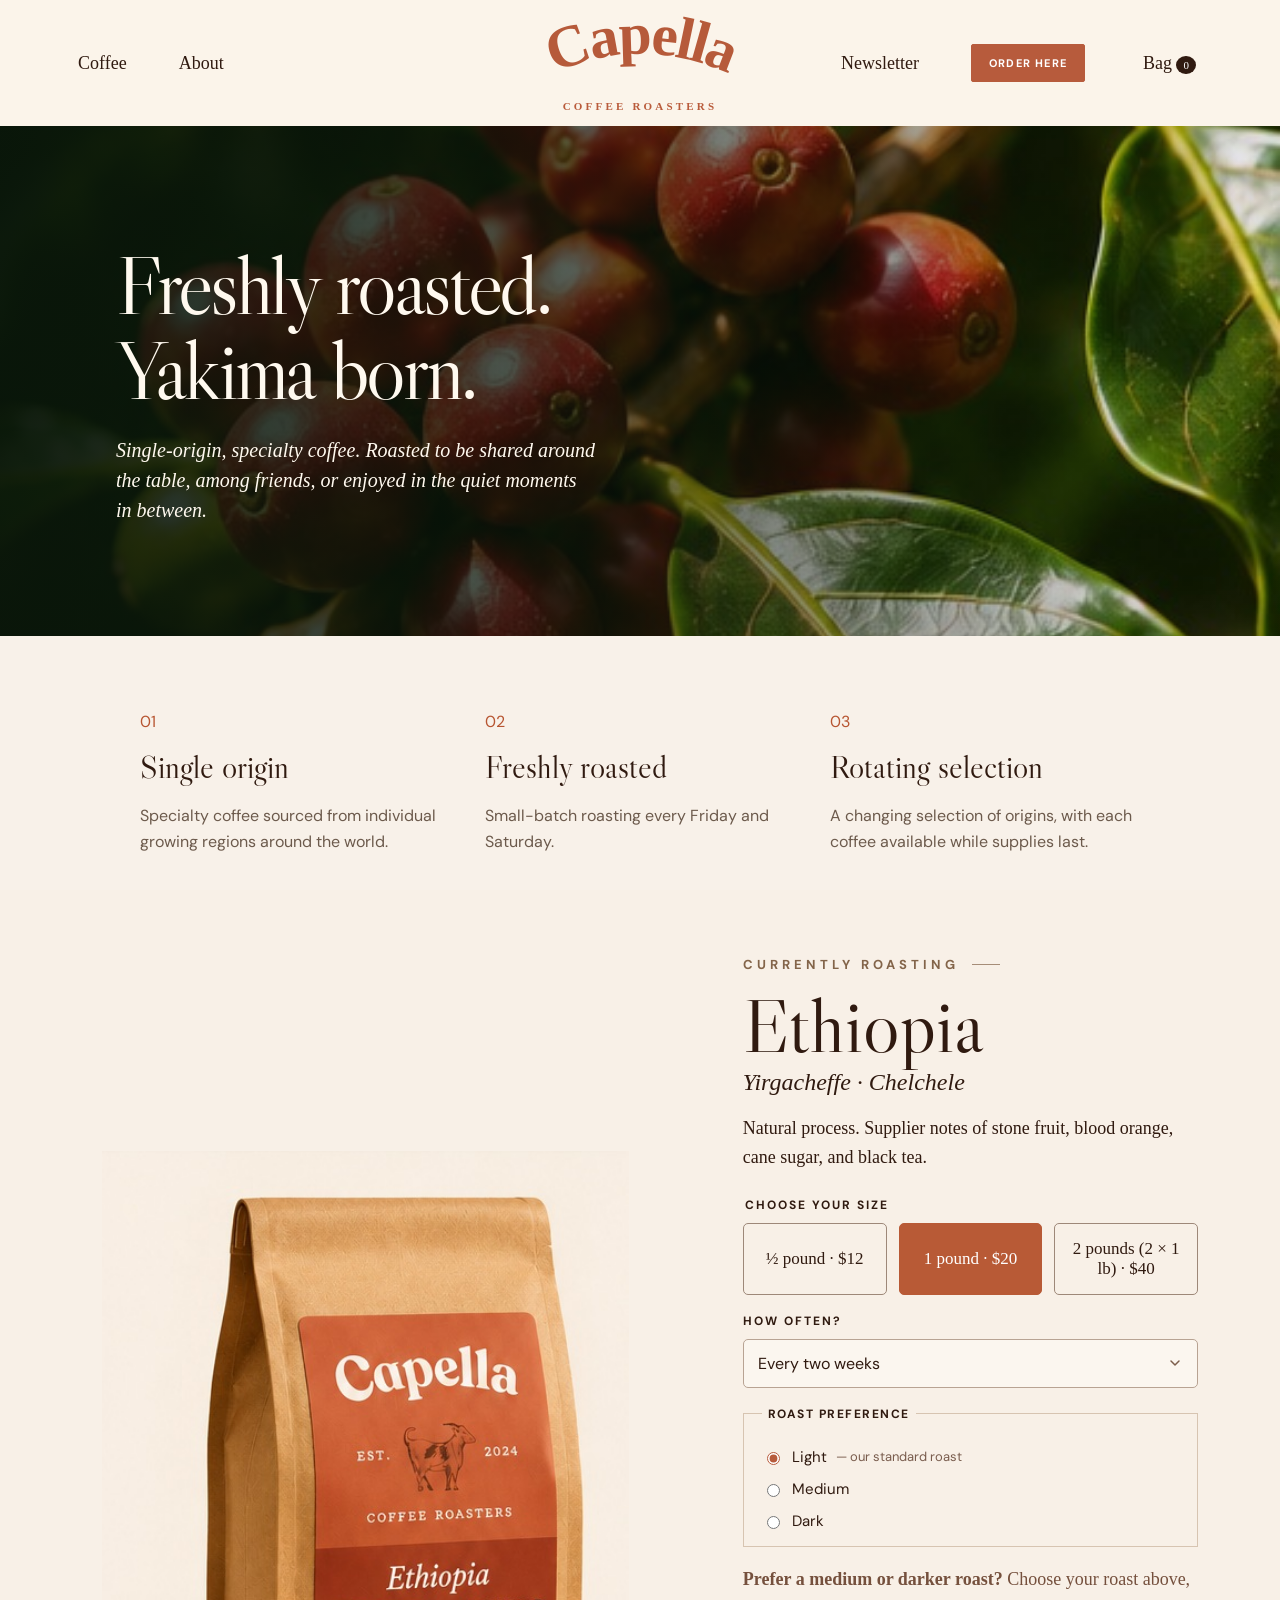
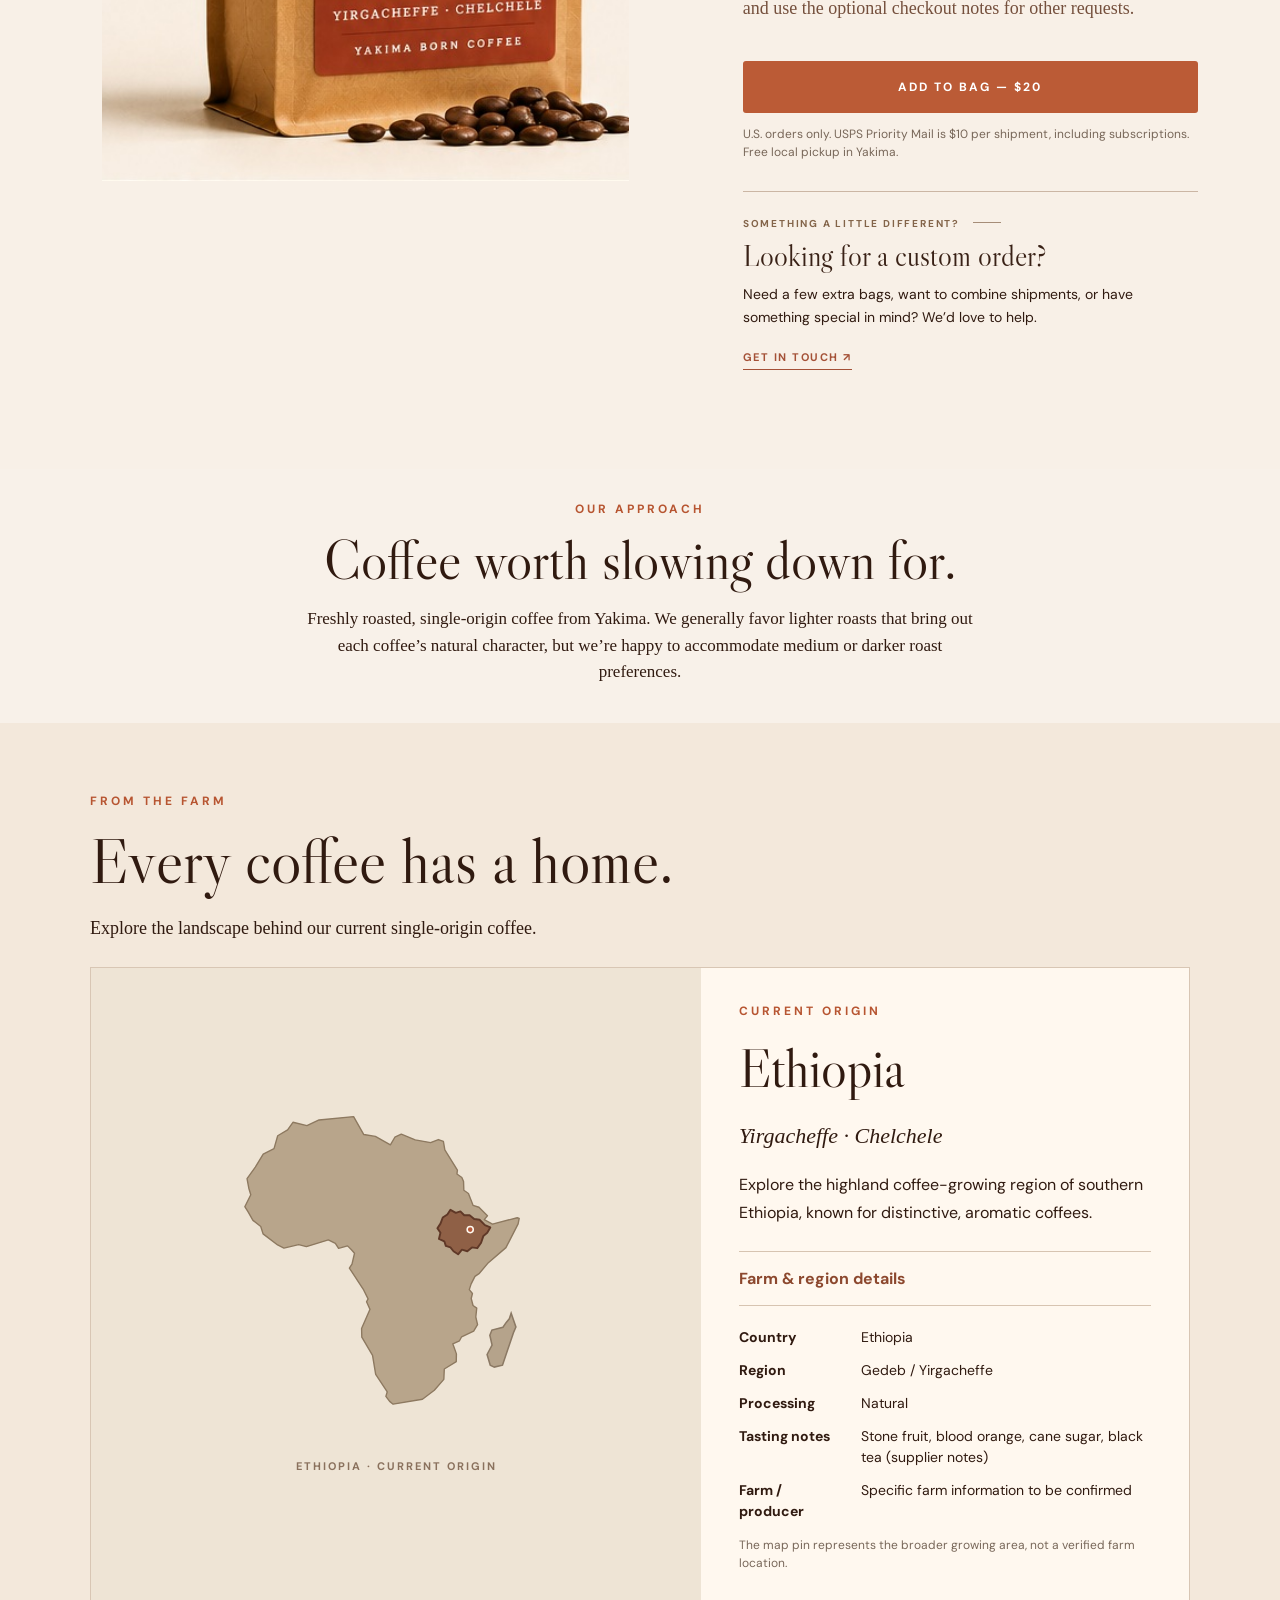
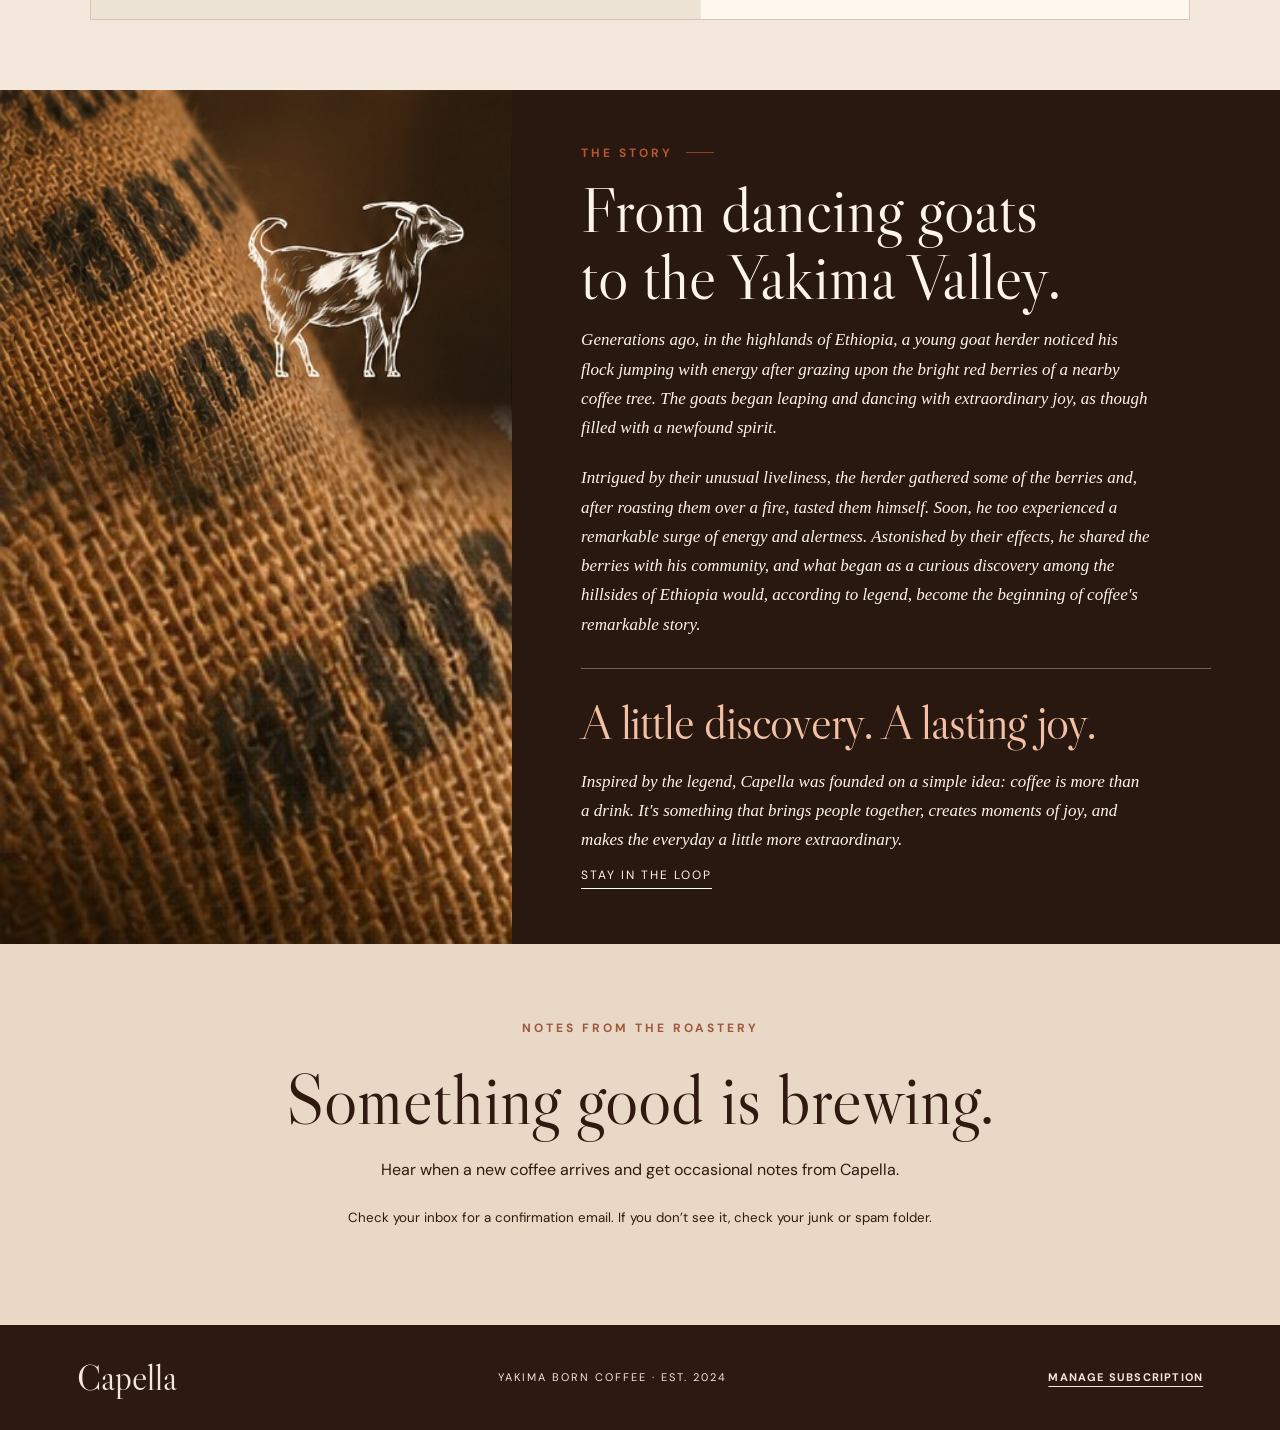
<file: index.html>
<!doctype html><html lang="en"><head><meta charset="utf-8"><meta name="viewport" content="width=device-width,initial-scale=1"><title>Capella Coffee | Yakima Born Coffee</title><link rel="icon" type="image/png" sizes="any" href="/admin-preview/capella-goat-favicon.png?v=goat3"><link rel="apple-touch-icon" href="/admin-preview/capella-goat-apple-touch-icon.png?v=goat3"><meta name="description" content="One rotating single-origin coffee. Freshly roasted. Yakima born."><link rel="preconnect" href="https://fonts.googleapis.com"><link rel="preconnect" href="https://fonts.gstatic.com" crossorigin><link href="https://fonts.googleapis.com/css2?family=DM+Sans:wght@400;500;700&family=Libre+Caslon+Display&display=swap" rel="stylesheet"><link rel="stylesheet" href="styles.css?v=20261127-order-controls"><script>/* Always start homepage at top, including Safari's restored tabs. */(function(){try{history.scrollRestoration='manual';if(location.hash){history.replaceState(null,'',location.pathname+location.search)}}catch(e){}const top=()=>{window.scrollTo(0,0);document.documentElement.scrollTop=0;document.body.scrollTop=0};top();window.addEventListener('DOMContentLoaded',top,{once:true});window.addEventListener('load',top,{once:true});window.addEventListener('pageshow',()=>{top();requestAnimationFrame(top);setTimeout(top,120);setTimeout(top,600)});})();</script><script>document.addEventListener('DOMContentLoaded',()=>{const brand=document.querySelector('.site-header .brand');if(brand)brand.addEventListener('click',event=>{event.preventDefault();history.replaceState(null,'',location.pathname+location.search);window.scrollTo({top:0,behavior:'instant'});document.documentElement.scrollTop=0;document.body.scrollTop=0;});});</script><!-- MailerLite Universal --><script>(function(w,d,e,u,f,l,n){w[f]=w[f]||function(){(w[f].q=w[f].q||[]).push(arguments);},l=d.createElement(e),l.async=1,l.src=u,n=d.getElementsByTagName(e)[0],n.parentNode.insertBefore(l,n);})(window,document,'script','https://assets.mailerlite.com/js/universal.js','ml');ml('account','2790773');</script><!-- End MailerLite Universal --></head><body id="page-top"><header class="site-header"><nav><a href="#coffee">Coffee</a><a href="#story">About</a></nav><a class="brand" href="#page-top" aria-label="Capella Coffee Roasters — back to top" onclick="event.preventDefault();document.documentElement.style.scrollBehavior='auto';window.scrollTo(0,0);document.documentElement.scrollTop=0;document.body.scrollTop=0;requestAnimationFrame(()=>{window.scrollTo(0,0);document.documentElement.style.scrollBehavior='';});return false;"><svg class="arched-logo" viewBox="0 0 300 100" role="img" aria-label="Capella"><defs><path id="capella-arc" d="M 25 81 Q 150 -10 275 81"/></defs><text fill="currentColor" font-family="Georgia,serif" font-weight="bold" font-size="53" letter-spacing="-2"><textPath href="#capella-arc" startOffset="50%" text-anchor="middle">Capella</textPath></text></svg><small>COFFEE ROASTERS</small></a><nav class="nav-right"><a href="#newsletter">Newsletter</a><a class="header-order" href="#coffee">ORDER HERE</a><button class="cart" id="cartButton">Bag <span id="count">0</span></button></nav></header><main id="top"><section class="hero"><div class="hero-inner"><h1>Freshly roasted.<br>Yakima born.</h1><p>Single-origin, specialty coffee. Roasted to be shared around the table, among friends, or enjoyed in the quiet moments in between.</p></div></section><section class="promise"><article><span>01</span><h3>Single origin</h3><p>Specialty coffee sourced from individual growing regions around the world.</p></article><article><span>02</span><h3>Freshly roasted</h3><p>Small-batch roasting every Friday and Saturday.</p></article><article><span>03</span><h3>Rotating selection</h3><p>A changing selection of origins, with each coffee available while supplies last.</p></article></section><section class="product-section" id="coffee"><div class="product-photo"><img src="assets/coffee-bag.jpg" alt="Capella coffee packaging from approved design mockup" class="product-image"></div><div class="product-info"><div class="eyebrow">CURRENTLY ROASTING</div><h2>Ethiopia</h2><p class="tasting">Yirgacheffe · Chelchele</p><p>Natural process. Supplier notes of stone fruit, blood orange, cane sugar, and black tea.</p><fieldset><legend>CHOOSE YOUR SIZE</legend><div class="choices"><label><input type="radio" name="size" value="0.5"><span>½ pound · $12</span></label><label><input type="radio" name="size" value="1" checked><span>1 pound · $20</span></label><label><input type="radio" name="size" value="2"><span>2 pounds (2 × 1 lb) · $40</span></label></div></fieldset><label class="field-label" for="frequency">HOW OFTEN?</label><select id="frequency"><option value="once">Just this once</option><option value="weekly">Every week</option><option value="biweekly" selected>Every two weeks</option><option value="monthly">Every month</option></select><fieldset class="roast-preference"><legend>ROAST PREFERENCE</legend><label><input type="radio" name="roast_preference" value="Light" checked> Light <span>— our standard roast</span></label><label><input type="radio" name="roast_preference" value="Medium"> Medium</label><label><input type="radio" name="roast_preference" value="Dark"> Dark</label></fieldset><p class="roast-request-hint"><strong>Prefer a medium or darker roast?</strong> Choose your roast above, and use the optional checkout notes for other requests.</p><div id="gift" hidden style="display:none;margin:18px 0"><label style="display:flex;align-items:center;gap:9px;font:inherit"><input type="checkbox" id="giftToggle" style="width:auto;accent-color:#b75b3c"> This is a gift</label><div id="giftDetails" hidden style="margin-top:14px"><label class="field-label" for="giftCount">FOR HOW LONG?</label><select id="giftCount" style="width:100%;padding:12px;margin-bottom:12px"><option value="1">1 month</option><option value="3" selected>3 months</option><option value="6">6 months</option></select><p class="small-print" id="giftEstimate"></p><label class="field-label" for="giftStart">FIRST ROAST (OPTIONAL)</label><select id="giftStart"><option value="">Next available roast</option></select><label class="field-label" for="giftRecipient">RECIPIENT NAME</label><input id="giftRecipient" maxlength="100" style="width:100%;padding:12px;margin-bottom:12px;font:inherit"><label class="field-label" for="giftMessage">GIFT MESSAGE (OPTIONAL)</label><textarea id="giftMessage" maxlength="255" rows="2" style="width:100%;padding:12px;font:inherit"></textarea><p class="small-print">Pay once. No automatic renewals. Enter the recipient’s address at checkout.</p></div></div><button class="btn wide" id="add">ADD TO BAG — $20</button><p class="small-print">U.S. orders only. USPS Priority Mail is $10 per shipment, including subscriptions. Free local pickup in Yakima.</p><div class="custom-order"><div class="eyebrow">SOMETHING A LITTLE DIFFERENT?</div><h3>Looking for a custom order?</h3><p>Need a few extra bags, want to combine shipments, or have something special in mind? We’d love to help.</p><a class="custom-order-link" href="mailto:hello@copacapella.com?subject=Capella%20Custom%20Order">GET IN TOUCH <span aria-hidden="true">↗</span></a></div></div></section><section class="roast-intro" aria-label="Our approach to roasting"><div class="eyebrow">OUR APPROACH</div><h2>Coffee worth slowing down for.</h2><p>Freshly roasted, single-origin coffee from Yakima. We generally favor lighter roasts that bring out each coffee’s natural character, but we’re happy to accommodate medium or darker roast preferences.</p></section><section class="origin-section" id="origin"><div class="origin-heading"><div class="eyebrow">FROM THE FARM</div><h2>Every coffee has a home.</h2><p>Explore the landscape behind our current single-origin coffee.</p></div><div class="origin-layout"><div class="origin-map"><div class="africa-overview" aria-label="Map of Africa with Ethiopia highlighted"><svg viewBox="0 0 420 450" role="img" aria-label="Africa, highlighting Ethiopia in East Africa"><path class="africa-shape" d="M271.8,35.7 L273.7,46.9 L290.1,73.3 L289.5,78.3 L295.9,82.9 L298.1,88.1 L298.5,99.5 L304.5,103.7 L310.5,119.1 L318.2,121.6 L329.3,132.7 L325.1,137.7 L335.8,143.6 L368.1,135.3 L370.7,136.1 L369.3,143.4 L353.4,174.3 L330.5,193.9 L318.8,207.8 L313.0,211.8 L307.9,221.9 L305.6,229.1 L309.7,234.1 L308.1,240.7 L310.5,249.8 L315.3,253.2 L314.1,264.8 L316.4,274.7 L311.3,283.1 L295.6,290.6 L292.8,295.8 L284.1,299.8 L288.8,312.9 L288.6,323 L273,332.6 L272.4,346.1 L260,360.3 L244.5,372.1 L206.2,378.5 L201.7,374.8 L196.8,368.3 L198.6,362.3 L183.5,339.6 L179.4,314.8 L165.4,291.1 L165.1,279.9 L176.1,254.8 L171.6,244.9 L173.6,241.2 L167.8,229.5 L149.2,201.1 L152.6,195.7 L155.9,181.6 L151.9,177.1 L146.8,172 L135.1,175.2 L130.9,168.6 L121.7,164.3 L93.1,173 L83.1,170.3 L63.8,174.9 L55.6,170.8 L36.6,156.4 L33.6,146.7 L23.4,138.7 L17.1,127.6 L12.8,120.9 L20.6,105.3 L18,96.8 L15.7,84.2 L26.5,69.2 L36.8,52.2 L50.9,45.2 L55.7,28.4 L68.6,20.7 L75.6,10.8 L93.8,15.2 L109.6,7.8 L154.7,3.4 L168,26.8 L183.1,29.2 L202.7,40.2 L208.5,30.3 L216.9,26.3 L235,33.7 L255.1,37.3 L265.3,33.3 Z"/><path class="madagascar" d="M338,330.1 L332.9,327.6 L328.8,313.7 L335.3,301.5 L332.4,288.6 L335.1,281.8 L349.5,278.1 L353.8,271.8 L357.8,267.2 L360.2,259.8 L366.4,277.9 L363.2,285.2 L348.9,327.6 Z"/><path class="ethiopia-country" d="M271 135 L277 131 L281 125 L288 129 L294 127 L299 132 L306 132 L312 137 L319 138 L326 145 L333 148 L329 155 L324 159 L321 168 L316 175 L309 174 L303 179 L296 177 L291 183 L285 179 L281 174 L275 172 L273 166 L266 163 L268 155 L264 149 L268 143 Z"/><circle class="ethiopia-pin" cx="306.8" cy="150.8" r="4"/></svg><div class="map-caption">ETHIOPIA · CURRENT ORIGIN</div></div></div><aside class="origin-panel" id="originPanel"><div class="eyebrow">CURRENT ORIGIN</div><h3>Ethiopia</h3><p class="origin-region">Yirgacheffe · Chelchele</p><p>Explore the highland coffee-growing region of southern Ethiopia, known for distinctive, aromatic coffees.</p><h4 class="origin-more">Farm & region details</h4><div id="originDetails"><dl><dt>Country</dt><dd>Ethiopia</dd><dt>Region</dt><dd>Gedeb / Yirgacheffe</dd><dt>Processing</dt><dd>Natural</dd><dt>Tasting notes</dt><dd>Stone fruit, blood orange, cane sugar, black tea (supplier notes)</dd><dt>Farm / producer</dt><dd>Specific farm information to be confirmed</dd></dl><p class="origin-note">The map pin represents the broader growing area, not a verified farm location.</p></div></aside></div></section><section class="story-section" id="story"><div class="story-art"><img class="story-image" src="assets/goat-story.jpg" alt="Capella goat illustration from approved design mockup"></div><div class="story-content"><div class="eyebrow">THE STORY</div><h2>From dancing goats<br>to the Yakima Valley.</h2><div class="story-legend"><p>Generations ago, in the highlands of Ethiopia, a young goat herder noticed his flock jumping with energy after grazing upon the bright red berries of a nearby coffee tree. The goats began leaping and dancing with extraordinary joy, as though filled with a newfound spirit.</p><p>Intrigued by their unusual liveliness, the herder gathered some of the berries and, after roasting them over a fire, tasted them himself. Soon, he too experienced a remarkable surge of energy and alertness. Astonished by their effects, he shared the berries with his community, and what began as a curious discovery among the hillsides of Ethiopia would, according to legend, become the beginning of coffee's remarkable story.</p></div><div class="story-conclusion"><h3>A little discovery. A lasting joy.</h3><p>Inspired by the legend, Capella was founded on a simple idea: coffee is more than a drink. It's something that brings people together, creates moments of joy, and makes the everyday a little more extraordinary.</p></div><a href="#newsletter" class="story-link">STAY IN THE LOOP</a></div></section><section class="newsletter" id="newsletter"><div class="eyebrow">NOTES FROM THE ROASTERY</div><h2>Something good is brewing.</h2><p>Hear when a new coffee arrives and get occasional notes from Capella.</p><div class="ml-embedded" data-form="o4qWi5"></div><p><small>Check your inbox for a confirmation email. If you don’t see it, check your junk or spam folder.</small></p></section></main><footer><span class="footer-brand">Capella</span><span>YAKIMA BORN COFFEE · EST. 2024</span><a href="https://billing.stripe.com/p/login/4gM5kD4gGbhQg9wfeJdwc00" target="_blank" rel="noopener noreferrer" class="subscription-link">MANAGE SUBSCRIPTION</a></footer><dialog id="cartDialog"><button class="close" id="closeCart" aria-label="Close">×</button><h2>Your coffee</h2><p id="cartSummary"></p><fieldset class="delivery-choice"><legend>HOW WOULD YOU LIKE YOUR COFFEE?</legend><label><input type="radio" name="delivery" value="shipping" checked> USPS Priority Mail · $10 per shipment</label><label><input type="radio" name="delivery" value="pickup"> Free Yakima pickup</label></fieldset><button class="btn wide" id="checkoutButton" type="button">SECURE CHECKOUT</button><p class="small-print" id="checkoutStatus" role="status">U.S. orders only. Subscriptions renew automatically.</p></dialog><script src="script.js?v=20261127-gift-duration"></script></body></html>
</file>
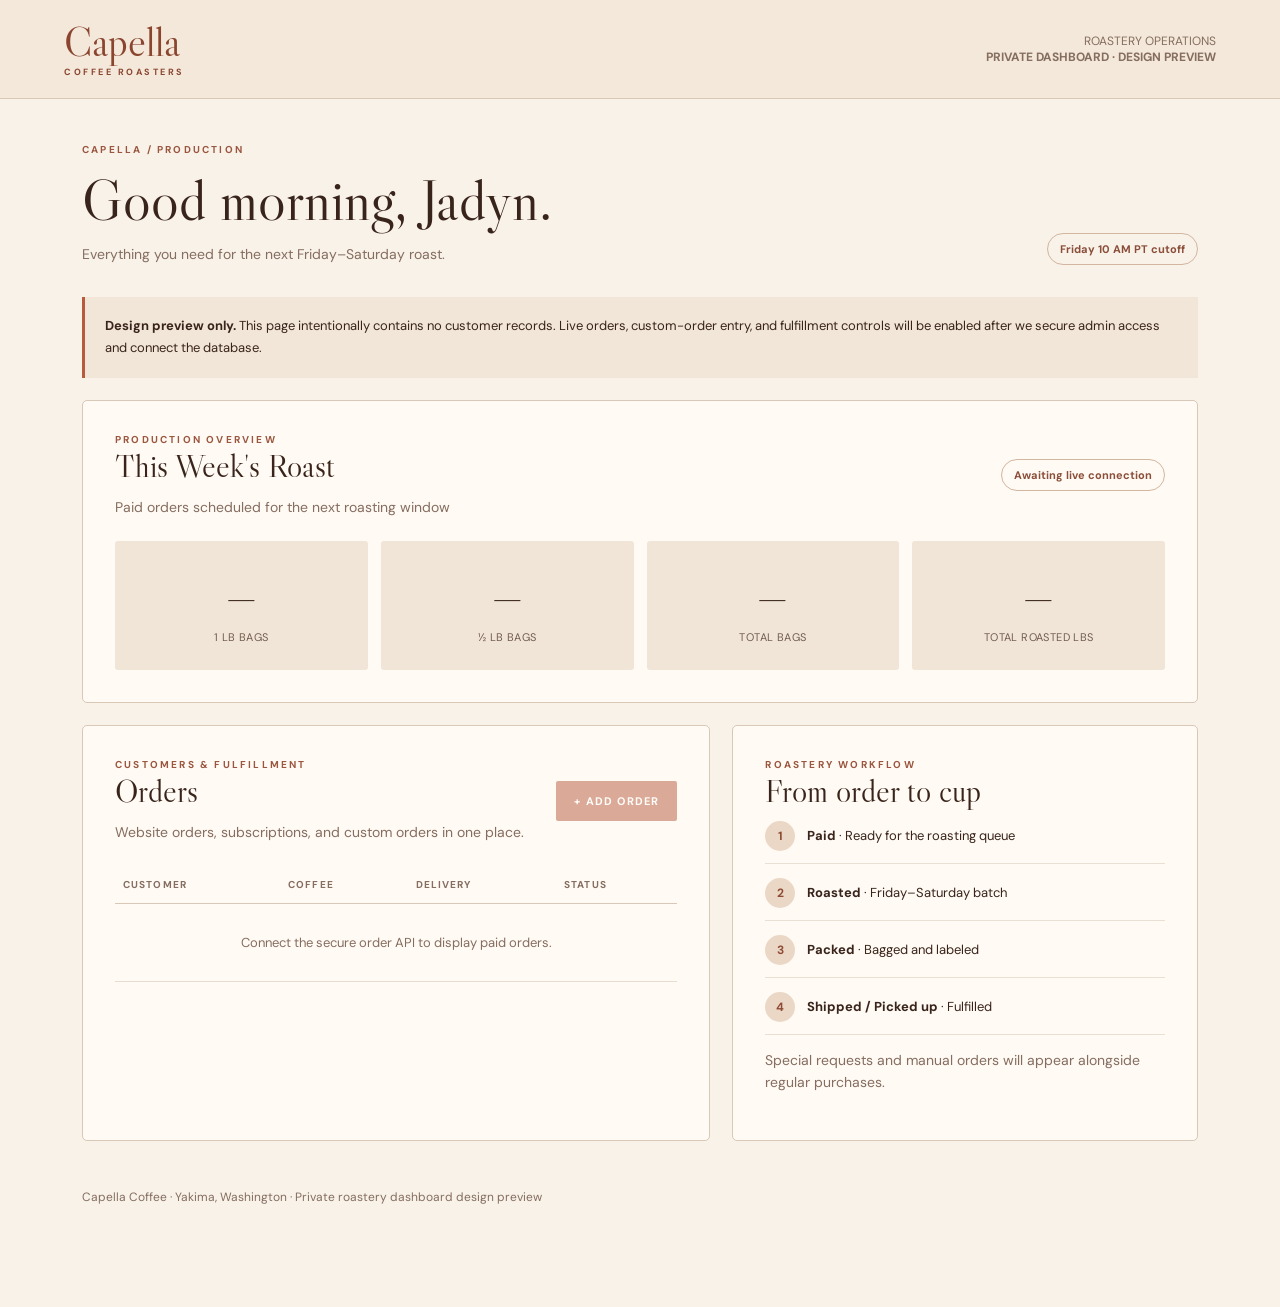
<file: admin-preview.html>
<!doctype html>
<html lang="en"><head><meta charset="utf-8"><meta name="viewport" content="width=device-width,initial-scale=1">
<title>Capella · Roastery Dashboard</title>
<link rel="preconnect" href="https://fonts.googleapis.com"><link rel="preconnect" href="https://fonts.gstatic.com" crossorigin>
<link href="https://fonts.googleapis.com/css2?family=DM+Sans:wght@400;500;600;700&family=Libre+Caslon+Display&display=swap" rel="stylesheet">
<style>
:root{--ink:#39241b;--muted:#856d5f;--cream:#f8f2e9;--sand:#e9ddce;--terracotta:#b75b3c;--line:#d9c8b7}
*{box-sizing:border-box}body{margin:0;background:var(--cream);color:var(--ink);font-family:'DM Sans',sans-serif}
header{display:flex;justify-content:space-between;align-items:center;padding:20px clamp(20px,5vw,80px);border-bottom:1px solid var(--line);background:#f3e8da}
.logo{font:42px 'Libre Caslon Display',Georgia,serif;color:#8b452f;line-height:1}.logo small{display:block;font:700 9px 'DM Sans',sans-serif;letter-spacing:2.5px;text-align:center;margin-top:4px}
header .right{font-size:12px;color:var(--muted);text-align:right}
main{max-width:1160px;margin:auto;padding:44px 22px 90px}
.eyebrow{font-size:10px;font-weight:700;letter-spacing:2.2px;color:#9a563e}
h1,h2,h3{font-family:'Libre Caslon Display',Georgia,serif;font-weight:400}h1{font-size:clamp(38px,5vw,58px);margin:8px 0 8px}h2{font-size:32px;margin:0 0 10px}h3{font-size:23px;margin:0}
.sub{color:var(--muted);font-size:14px;line-height:1.6}.intro{display:flex;justify-content:space-between;gap:20px;align-items:end;margin-bottom:32px}
.tag{display:inline-block;border:1px solid #d3b69f;color:#8b4e39;border-radius:30px;padding:8px 12px;font-size:11px;font-weight:700}
.panel{border:1px solid var(--line);background:#fffaf4;border-radius:5px;padding:clamp(20px,3vw,32px);margin-bottom:22px}
.panel-heading{display:flex;justify-content:space-between;align-items:center;gap:12px;margin-bottom:23px}.panel-heading p{margin:5px 0 0}
.stats{display:grid;grid-template-columns:repeat(4,minmax(0,1fr));gap:13px}
.stat{background:#f1e5d7;padding:24px 12px;text-align:center;border-radius:3px}
.stat strong{font:clamp(31px,4vw,48px) 'Libre Caslon Display',Georgia,serif;display:block}
.stat span{font-size:11px;color:#725d50;letter-spacing:.4px}
.columns{display:grid;grid-template-columns:1.35fr 1fr;gap:22px}
button,.button{border:0;background:var(--terracotta);color:white;padding:13px 18px;font:700 11px 'DM Sans',sans-serif;letter-spacing:1.2px;cursor:pointer;border-radius:2px}
button:disabled{opacity:.5;cursor:not-allowed}
.table-wrap{overflow-x:auto}table{border-collapse:collapse;width:100%;font-size:13px;text-align:left}th{font-size:10px;letter-spacing:1.1px;color:var(--muted);font-weight:700;padding:12px 8px;border-bottom:1px solid var(--line)}td{padding:15px 8px;border-bottom:1px solid #e9ddd1}td:last-child{text-align:right}.empty{text-align:center!important;color:var(--muted);padding:30px 8px}
.steps{display:grid;gap:14px}.step{display:flex;gap:12px;align-items:center;padding-bottom:12px;border-bottom:1px solid #eadfd3}.step .dot{background:#ebd7c6;color:#8e4b34;width:30px;height:30px;border-radius:50%;display:grid;place-items:center;font-weight:700;font-size:12px}.step span{font-size:13px}
.notice{border-left:3px solid var(--terracotta);background:#f2e6d8;padding:18px 20px;font-size:13px;line-height:1.7;margin:22px 0}
.footer{font-size:12px;color:var(--muted);margin-top:26px}
@media(max-width:760px){.intro{align-items:start;flex-direction:column}.stats{grid-template-columns:repeat(2,minmax(0,1fr))}.columns{grid-template-columns:1fr}.panel-heading{align-items:start;flex-direction:column}main{padding-top:32px}}
</style></head>
<body><header><div class="logo">Capella<small>COFFEE ROASTERS</small></div><div class="right">ROASTERY OPERATIONS<br><strong>PRIVATE DASHBOARD · DESIGN PREVIEW</strong></div></header>
<main><div class="intro"><div><div class="eyebrow">CAPELLA / PRODUCTION</div><h1>Good morning, Jadyn.</h1><div class="sub">Everything you need for the next Friday–Saturday roast.</div></div><div class="tag">Friday 10 AM PT cutoff</div></div>
<div class="notice"><strong>Design preview only.</strong> This page intentionally contains no customer records. Live orders, custom-order entry, and fulfillment controls will be enabled after we secure admin access and connect the database.</div>
<section class="panel"><div class="panel-heading"><div><div class="eyebrow">PRODUCTION OVERVIEW</div><h2>This Week's Roast</h2><p class="sub">Paid orders scheduled for the next roasting window</p></div><div class="tag">Awaiting live connection</div></div>
<div class="stats"><div class="stat"><strong>—</strong><span>1 LB BAGS</span></div><div class="stat"><strong>—</strong><span>½ LB BAGS</span></div><div class="stat"><strong>—</strong><span>TOTAL BAGS</span></div><div class="stat"><strong>—</strong><span>TOTAL ROASTED LBS</span></div></div></section>
<div class="columns"><section class="panel"><div class="panel-heading"><div><div class="eyebrow">CUSTOMERS & FULFILLMENT</div><h2>Orders</h2><p class="sub">Website orders, subscriptions, and custom orders in one place.</p></div><button disabled>+ ADD ORDER</button></div><div class="table-wrap"><table><thead><tr><th>CUSTOMER</th><th>COFFEE</th><th>DELIVERY</th><th>STATUS</th></tr></thead><tbody><tr><td class="empty" colspan="4">Connect the secure order API to display paid orders.</td></tr></tbody></table></div></section>
<section class="panel"><div class="eyebrow">ROASTERY WORKFLOW</div><h2>From order to cup</h2><div class="steps"><div class="step"><div class="dot">1</div><span><strong>Paid</strong> · Ready for the roasting queue</span></div><div class="step"><div class="dot">2</div><span><strong>Roasted</strong> · Friday–Saturday batch</span></div><div class="step"><div class="dot">3</div><span><strong>Packed</strong> · Bagged and labeled</span></div><div class="step"><div class="dot">4</div><span><strong>Shipped / Picked up</strong> · Fulfilled</span></div></div><p class="sub">Special requests and manual orders will appear alongside regular purchases.</p></section></div>
<p class="footer">Capella Coffee · Yakima, Washington · Private roastery dashboard design preview</p></main></body></html>
</file>
<file: styles.css>
:root{--cream:#f7f0e7;--ink:#2e1b13;--terra:#bd603b}*{box-sizing:border-box}html{scroll-behavior:smooth}body{margin:0;background:var(--cream);color:var(--ink);font-family:'DM Sans',sans-serif}h1,h2,h3,.brand,.footer-brand{font-family:'Libre Caslon Display',Georgia,serif;font-weight:400}a{color:inherit;text-decoration:none}button,input,select{font:inherit}button{cursor:pointer}.site-header{height:110px;display:grid;grid-template-columns:1fr auto 1fr;align-items:center;padding:12px 6%;background:#fbf6ef}.site-header nav{display:flex;gap:30px;align-items:center;font-family:Georgia,serif;font-size:16px}.nav-right{justify-content:flex-end}.brand{text-align:center;color:var(--terra);line-height:.9}.brand span{font-size:clamp(42px,5vw,66px);font-weight:400;letter-spacing:-.045em}.brand small{display:block;font:600 11px 'DM Sans',sans-serif;letter-spacing:4px;margin-top:9px}.cart{border:0;background:none;font-family:Georgia,serif}.cart span{background:var(--ink);color:white;border-radius:50%;padding:3px 7px;font-size:11px}.hero{min-height:570px;background:linear-gradient(90deg,rgba(14,27,18,.92) 0%,rgba(14,27,18,.77) 42%,rgba(14,27,18,.12) 100%),url('https://images.unsplash.com/photo-1654815380393-58f66bdcb8bd?auto=format&fit=crop&w=2000&q=85') center 48%/cover no-repeat,#1b3020;display:flex;align-items:center;color:#fff9ef}.hero-inner{max-width:1240px;width:100%;margin:auto;padding:70px 8%}.eyebrow{font-size:12px;letter-spacing:3px;font-weight:700;color:var(--terra)}.hero .eyebrow{color:#f3c4a5}.hero h1{font-size:clamp(48px,6.5vw,88px);line-height:1.04;margin:25px 0;letter-spacing:-.035em;max-width:800px}.hero p,.tasting,.story-content p{font:italic 21px/1.5 Georgia,serif;max-width:570px}.btn{background:var(--terra);border:0;border-radius:3px;color:white;display:inline-flex;justify-content:center;align-items:center;padding:18px 28px;font:700 12px 'DM Sans',sans-serif;letter-spacing:2px;margin-top:14px}.btn:hover,.newsletter button:hover{background:#9f4c2d}.product-section{display:grid;grid-template-columns:1fr 1fr;max-width:1240px;margin:auto;gap:6%;padding:75px 7%}.product-photo{background:#e8d8c7;min-height:440px;display:grid;place-items:center}.bag-art{width:220px;height:320px;background:#bc684b;box-shadow:18px 17px 0 #c7b19d;display:flex;flex-direction:column;align-items:center;justify-content:center;color:#fff5e8;gap:35px}.bag-art span{font:48px Georgia,serif;font-weight:bold;letter-spacing:-4px}.bag-art small{text-align:center;letter-spacing:3px;line-height:1.7}.product-info h2{font-size:clamp(48px,5vw,70px);margin:20px 0 5px}.product-info>p:not(.tasting){font:18px/1.6 Georgia,serif}fieldset{border:0;padding:0;margin:25px 0 18px}legend,.field-label{display:block;font-size:12px;letter-spacing:2px;font-weight:700;margin-bottom:10px}.choices{display:flex;gap:12px}.choices label{flex:1}.choices input{position:absolute;opacity:0}.choices span{display:block;border:1px solid #9e8879;border-radius:4px;text-align:center;padding:15px 8px;font:16px Georgia,serif;cursor:pointer}.choices input:checked+span{background:var(--terra);border-color:var(--terra);color:white}select{width:100%;padding:15px;border:1px solid #aa9687;background:transparent;border-radius:4px}.wide{width:100%;margin-top:22px}.small-print{font:12px/1.5 'DM Sans',sans-serif!important;color:#786759!important}.story-section{background:#25170f;color:#fff4e8;display:grid;grid-template-columns:40% 60%;min-height:350px}.story-art{background:#7f4b32;display:grid;place-items:center}.story-art-inner{font:52px/1.15 Georgia,serif;text-align:center;color:#f6dfcb}.story-content{padding:50px 9%}.story-content h2{font-size:clamp(38px,4.5vw,62px);line-height:1.05;margin:18px 0}.story-content p{font-size:18px}.story-link{display:inline-block;border-bottom:1px solid #fff;padding-bottom:5px;font-size:12px;letter-spacing:2px;margin-top:12px}.promise{display:grid;grid-template-columns:repeat(3,1fr);gap:35px;max-width:1180px;margin:auto;padding:75px 7%}.promise span{color:var(--terra)}.promise h3{font-size:32px;margin:15px 0}.promise p{line-height:1.6;color:#6c5a4c}.newsletter{text-align:center;padding:80px 20px;background:#ead8c7}.newsletter h2{font-size:clamp(42px,6vw,70px);margin:20px 0 5px}.newsletter form{display:flex;max-width:570px;margin:32px auto 0}.newsletter input{min-width:0;flex:1;border:1px solid #a58d7b;background:#fffaf5;padding:17px}.newsletter button{border:0;background:var(--terra);color:white;padding:0 22px;font-size:12px;font-weight:700;letter-spacing:1px}footer{display:flex;justify-content:space-between;align-items:center;padding:30px 6%;background:#2c1a11;color:#f4e7d9;font-size:11px;letter-spacing:2px}.footer-brand{font-size:36px;letter-spacing:0}dialog{border:0;border-radius:10px;padding:35px;max-width:420px;background:var(--cream);color:var(--ink);box-shadow:0 20px 80px #0005}dialog::backdrop{background:#0008}.close{float:right;background:none;border:0;font-size:28px}@media(max-width:700px){.site-header{height:90px;padding:8px 5%}.site-header nav{gap:10px;font-size:12px}.site-header nav a:nth-child(2){display:none}.brand span{font-size:40px}.brand small{font-size:8px;letter-spacing:2px}.hero{min-height:470px}.hero-inner{padding:65px 7%}.hero h1{font-size:clamp(42px,10vw,64px)}.hero p{font-size:18px}.product-section{grid-template-columns:1fr;padding:35px 7% 60px;gap:25px}.product-photo{min-height:330px}.bag-art{transform:scale(.8)}.product-info h2{font-size:52px}.story-section{grid-template-columns:1fr}.story-art{min-height:180px}.story-content{padding:35px 7%}.promise{grid-template-columns:1fr;padding:50px 8%}.newsletter form{flex-direction:column;gap:10px}.newsletter button{padding:17px}footer{flex-wrap:wrap;gap:20px}.choices span{font-size:14px}}
/* Capella wordmark and photographic hero refinement */
.brand{display:inline-flex;flex-direction:column;align-items:center;justify-content:center}.brand span{font-style:normal}.brand small{letter-spacing:.31em}.hero-inner{position:relative;z-index:1}@media(max-width:700px){.hero{background-position:62% center;background-image:linear-gradient(90deg,rgba(14,27,18,.9),rgba(14,27,18,.46)),url('https://images.unsplash.com/photo-1654815380393-58f66bdcb8bd?auto=format&fit=crop&w=1200&q=85')}}

/* Visual alignment to approved Capella Coffee homepage mockup */
:root{--cream:#f8f1e9;--ink:#301a10;--terra:#b75531}
.site-header{height:108px;background:#faf4eb;padding:8px 6.1%;grid-template-columns:1fr auto 1fr}
.site-header nav{font-family:Georgia,serif;font-size:18px;gap:52px}
.brand{color:#b65431;line-height:.85}.brand span{font-family:Georgia,serif;font-size:clamp(49px,5.5vw,78px);font-weight:900;letter-spacing:-.075em;transform:rotate(-3deg);text-shadow:.5px 0 currentColor}
.brand small{font-family:Georgia,serif;font-size:12px;letter-spacing:.25em;margin-top:14px;font-weight:bold}
.hero{min-height:510px;background-image:linear-gradient(90deg,rgba(10,17,5,.84) 0%,rgba(10,17,5,.60) 37%,rgba(10,17,5,.06) 75%),url('https://images.unsplash.com/photo-1550989460-0adf9ea622e2?auto=format&fit=crop&w=2000&q=90');background-color:#19230e;background-position:center;background-size:cover}
.hero-inner{padding:56px 7.8%}.hero h1{font-family:'Libre Caslon Display',Georgia,serif;font-size:clamp(58px,6.9vw,90px);line-height:.98;letter-spacing:-.04em;margin:26px 0 23px}
.hero .eyebrow{font-family:'DM Sans',sans-serif;letter-spacing:5px;color:#fffaf3;font-size:14px}
.hero .eyebrow:after,.product-info .eyebrow:after,.story-content .eyebrow:after{content:"";display:inline-block;width:28px;border-top:1px solid currentColor;margin:0 0 4px 13px;opacity:.7}
.hero p{font:italic 21px/1.35 Georgia,serif;max-width:480px}
.btn{border-radius:3px;background:#bb5b36;min-height:50px}.hero .btn{margin-top:12px;padding:17px 31px}
.product-section{max-width:none;grid-template-columns:49% 51%;gap:0;padding:0;background:#f9f2ea;min-height:565px}
.product-photo{min-height:565px;background:#efe1d1;position:relative;overflow:hidden}
.product-photo:before{content:"";position:absolute;inset:0;background:radial-gradient(ellipse at 50% 80%,#bda28c66,transparent 58%)}
.bag-art{position:relative;z-index:1;width:270px;height:390px;background:linear-gradient(100deg,#a97845 0%,#c3935f 16%,#d5aa73 74%,#aa7848 100%);box-shadow:16px 22px 18px #51351f44;transform:rotate(-2deg);border-radius:8px 8px 4px 4px}
.bag-art:before{content:"";position:absolute;inset:85px 26px 46px;background:linear-gradient(#c76a43 0 63%,#aa3e23 63%);border-radius:7px;z-index:-1}
.bag-art span{font-family:Georgia,serif;font-size:48px;letter-spacing:-4px;font-weight:900;transform:rotate(-4deg)}
.bag-art small{font:700 13px/1.9 Georgia,serif;letter-spacing:2px}
.product-info{padding:48px min(10%,85px) 50px 7%;align-self:center}
.product-info .eyebrow{font-size:13px;letter-spacing:4px;color:#836449}
.product-info h2{font-size:clamp(62px,6vw,86px);line-height:1;margin:18px 0 8px}
.product-info .tasting{font-size:23px;margin:0 0 12px}
.product-info>p:not(.tasting){font:19px/1.4 Georgia,serif;max-width:510px}
.choices span{border-radius:5px}.choices input:checked+span{background:#b85a36;border-color:#b85a36}
.story-section{min-height:340px;grid-template-columns:40% 60%;background:#21160e}
.story-art{background:linear-gradient(130deg,#76503488,#1c130dbb),url('https://images.unsplash.com/photo-1447933601403-0c6688de566e?auto=format&fit=crop&w=1000&q=85') center/cover}
.story-art-inner{font-size:125px;color:#f6e9d4;font-family:Georgia,serif}
.story-content{padding:45px 9%}.story-content h2{font-size:clamp(42px,4.7vw,65px);margin:15px 0}.story-content p{font:italic 19px/1.45 Georgia,serif}
@media(max-width:700px){.site-header{height:88px;padding:8px 4%}.site-header nav{gap:10px;font-size:13px}.brand span{font-size:43px}.brand small{font-size:8px;letter-spacing:2px;margin-top:10px}.hero{min-height:510px;background-position:63% center}.hero-inner{padding:60px 7%}.hero h1{font-size:clamp(48px,10vw,66px)}.hero .eyebrow{font-size:11px;letter-spacing:3px}.product-section{grid-template-columns:1fr}.product-photo{min-height:390px}.bag-art{transform:scale(.77) rotate(-2deg)}.product-info{padding:35px 7% 55px}.story-section{grid-template-columns:1fr}.story-art{min-height:220px}.story-content{padding:35px 7%}}

/* Match approved Capella editorial mockup */
.site-header{height:108px;grid-template-columns:1fr auto 1fr;background:#fbf4ea;border:0}
.brand span{font-family:Georgia,serif;font-weight:900;font-size:clamp(43px,5.6vw,70px);letter-spacing:-.065em;line-height:.86;color:#b95b3b;text-shadow:.3px .3px currentColor}
.brand small{color:#b95b3b;font-size:11px;letter-spacing:3px;margin-top:12px}
.site-header nav{font:18px Georgia,serif}
.hero{min-height:510px;background-image:linear-gradient(90deg,rgba(7,19,8,.93) 0%,rgba(9,26,12,.7) 44%,rgba(7,19,8,.12) 100%),url("https://images.unsplash.com/photo-1550989460-0adf9ea622e2?auto=format&fit=crop&w=1800&q=85");background-position:center;background-size:cover}
.hero-inner{padding:55px 7.5%}
.hero h1{font-family:'Libre Caslon Display',Georgia,serif;font-size:clamp(49px,6.5vw,87px);line-height:1.02;max-width:760px;font-weight:400}
.hero p{font:italic 20px/1.5 Georgia,serif;max-width:480px}
.product-section{max-width:none;padding:45px 8%;gap:7%;background:#f8f0e7;align-items:center}
.product-photo{background:#efe0cf;min-height:510px;position:relative}
.product-photo:before{content:"";position:absolute;inset:0;background:radial-gradient(circle at 45% 40%,#fff7e9,#e8d5c0);opacity:.85}
.bag-art{position:relative;z-index:1;width:250px;height:350px;background:linear-gradient(170deg,#d2a879 0 32%,#bf6346 32% 100%);box-shadow:14px 15px 0 #b8a089,0 26px 30px #4e301b33;transform:rotate(-1deg)}
.bag-art span{font-family:Georgia,serif;font-size:48px;font-weight:900;letter-spacing:-3px;color:#fff6e9}
.bag-art small{color:#fff5e9}
.product-info h2{font-family:'Libre Caslon Display',Georgia,serif;font-size:clamp(52px,6vw,78px);margin:14px 0 5px}
.product-info .tasting{font:italic 24px Georgia,serif}
.product-info>p:not(.tasting){font:18px/1.6 Georgia,serif}
.choices span{font:17px Georgia,serif}
.story-section{grid-template-columns:40% 60%;background:#28180f}
.story-art{background:radial-gradient(ellipse at 15% 15%,#805333,#2d1b11 75%)}
.story-art-inner{font-family:Georgia,serif;font-style:italic;font-size:clamp(34px,4vw,55px);letter-spacing:-.04em;color:#e6c4a7}
.story-content h2{font-family:'Libre Caslon Display',Georgia,serif;font-size:clamp(44px,5vw,68px)}
@media(max-width:700px){.site-header{height:86px}.site-header nav{font-size:13px}.brand span{font-size:42px}.brand small{font-size:8px;letter-spacing:2px}.hero{min-height:490px;background-position:58% center}.hero h1{font-size:clamp(44px,10vw,62px)}.product-section{padding:30px 7% 55px}.product-photo{min-height:380px}.story-section{grid-template-columns:1fr}}

/* Uploaded mockup imagery — replace with authentic photography before launch */
.hero{background-image:linear-gradient(90deg,rgba(9,22,10,.95) 0%,rgba(9,22,10,.72) 42%,rgba(9,22,10,.05) 100%),url("assets/coffee-cherries.jpg")!important;background-position:center!important;background-size:cover!important}
.product-photo{background:#f7efe5;overflow:hidden;display:flex;align-items:center;justify-content:center}
.product-photo:before{display:none}
.product-image{display:block;width:100%;height:100%;min-height:440px;object-fit:cover}
.story-art{overflow:hidden;background:#2a1a12}
.story-image{display:block;width:100%;height:100%;min-height:330px;object-fit:cover}
@media(max-width:700px){.hero{background-position:58% center!important}.product-image{min-height:320px;max-height:440px;object-fit:contain}.story-image{min-height:210px;max-height:280px}}

/* Sunrise-shaped, centered Capella wordmark */
.site-header .brand{display:flex;flex-direction:column;align-items:center;justify-content:center;width:clamp(175px,23vw,275px);line-height:1;transform:none}
.arched-logo{display:block;width:100%;height:auto;overflow:visible;color:#b65a3a}
.site-header .brand small{margin-top:-12px;font-size:10px;letter-spacing:3px;white-space:nowrap}
.hero h1{max-width:700px}
@media(max-width:700px){.site-header .brand{width:145px}.site-header .brand small{font-size:7px;letter-spacing:1.5px;margin-top:-6px}.site-header{grid-template-columns:1fr auto 1fr}}

/* Larger centered sunrise Capella wordmark */
.site-header{height:126px}
.site-header .brand{width:clamp(215px,28vw,335px)}
.site-header .brand small{font-size:11px;letter-spacing:3.2px;margin-top:-10px}
@media(max-width:700px){.site-header{height:96px}.site-header .brand{width:clamp(155px,39vw,205px)}.site-header .brand small{font-size:8px;letter-spacing:1.5px;margin-top:-5px}}

/* Tighten wordmark and subtitle spacing per original Capella brand files */
.site-header .brand small{margin-top:-20px}
@media(max-width:700px){.site-header .brand small{margin-top:-11px}}

/* Final header subtitle adjustment */
.site-header .brand small{margin-top:-26px}
@media(max-width:700px){.site-header .brand small{margin-top:-15px}}

/* Interactive single-origin discovery */
.origin-section{background:#f3e8db;padding:70px 7%;color:#301a10}
.origin-heading{max-width:1100px;margin:0 auto 28px}.origin-heading h2{font-size:clamp(38px,5vw,64px);font-weight:400;margin:12px 0}.origin-heading p{font:18px Georgia,serif}
.origin-layout{max-width:1100px;margin:auto;display:grid;grid-template-columns:1.25fr 1fr;gap:0;min-height:400px;border:1px solid #d8c6b4}
.origin-map{position:relative;background:#d9d2bb;min-height:390px}.origin-map iframe{border:0;width:100%;height:100%;min-height:390px;display:block;filter:sepia(.28) saturate(.75)}
.origin-marker{position:absolute;left:50%;top:50%;transform:translate(-50%,-50%);background:#b75b3c;color:white;border:2px solid #fff7e9;border-radius:25px;padding:12px 17px;font:700 12px 'DM Sans',sans-serif;box-shadow:0 5px 25px #0004;white-space:nowrap}
.origin-panel{background:#fff8ef;padding:35px 38px}.origin-panel h3{font:400 54px 'Libre Caslon Display',Georgia,serif;margin:16px 0 0}.origin-region{font:italic 22px Georgia,serif}.origin-panel>p:not(.origin-region){line-height:1.7}.origin-more{width:100%;display:flex;justify-content:space-between;background:transparent;border:0;border-top:1px solid #d7c4b1;border-bottom:1px solid #d7c4b1;padding:16px 0;margin-top:25px;color:#8c482e;font-weight:700;text-align:left}.origin-panel dl{display:grid;grid-template-columns:110px 1fr;gap:12px;font-size:14px;line-height:1.5}.origin-panel dt{font-weight:700}.origin-panel dd{margin:0}.origin-note{font-size:12px;color:#786759;line-height:1.5}
@media(max-width:700px){.origin-section{padding:48px 6%}.origin-layout{grid-template-columns:1fr}.origin-map,.origin-map iframe{min-height:310px}.origin-panel{padding:27px}}

/* Continental origin view */
.origin-map{background:#e4d8c6;display:flex;flex-direction:column;justify-content:center;align-items:center;min-height:420px}
.africa-overview{width:100%;height:400px;display:flex;flex-direction:column;align-items:center;justify-content:center;padding:15px}
.africa-overview svg{height:345px;width:min(100%,390px);overflow:visible}
.africa-shape{fill:#b5a38b;stroke:#8b7964;stroke-width:2;stroke-linejoin:round}
.madagascar{fill:#b5a38b;stroke:#8b7964;stroke-width:2}
.ethiopia-pin{fill:#b75b3c;stroke:#fff7ec;stroke-width:2}
.ethiopia-ring{fill:none;stroke:#b75b3c;stroke-width:2;opacity:.55}
.map-label{font:700 14px 'DM Sans',sans-serif;fill:#6f3828;letter-spacing:1px}
.map-caption{font:700 11px 'DM Sans',sans-serif;letter-spacing:2px;color:#8a715d}
.regional-map{width:100%;background:#f6ecdf;border-top:1px solid #cdbca8}
.regional-map summary{cursor:pointer;padding:13px 18px;font:700 12px 'DM Sans',sans-serif;color:#7d4734;letter-spacing:1px;text-align:center}
.regional-map iframe{height:330px;min-height:330px}
.origin-marker{position:static;transform:none;margin:12px auto 18px}
@media(max-width:700px){.africa-overview{height:320px}.africa-overview svg{height:270px}.origin-map{min-height:350px}}

/* Refined editorial Africa origin map */
.origin-map{background:#eee4d5}
.africa-overview{background:radial-gradient(ellipse at 50% 48%,#f3ebdf 0%,#e6d9c8 90%)}
.africa-shape{fill:#b8a58b;stroke:#8d7960;stroke-width:1.8;stroke-linejoin:round}
.ethiopia-pin{fill:#b75b3c;stroke:#fffaf1;stroke-width:2}
.map-label{fill:#8e442c;font:700 13px 'DM Sans',sans-serif;letter-spacing:1.4px}
.origin-marker{display:none}

/* Capella newsletter: make MailerLite's embedded form match the storefront */
.newsletter{background:#ead8c6;padding:76px 20px 82px}
.newsletter>.eyebrow{color:#9e583e}
.newsletter>h2{font-family:'Libre Caslon Display',Georgia,serif;color:#301a10}
.newsletter>.ml-embedded{max-width:580px;margin:26px auto 0;text-align:left}
.newsletter .ml-form-embedContainer,.newsletter .ml-form-embedWrapper,.newsletter .ml-form-embedBody,.newsletter .ml-form-embedContent,.newsletter .ml-form-embedSubmit,.newsletter .ml-form-successBody{background:transparent!important;box-shadow:none!important;border:0!important;border-radius:0!important}
.newsletter .ml-form-embedWrapper{max-width:100%!important;width:100%!important}
.newsletter .ml-form-embedBody{padding:0!important}
.newsletter .ml-form-embedContent h4,.newsletter .ml-form-embedContent p,.newsletter .ml-form-embedContent h2{display:none!important}
.newsletter .ml-form-fieldRow{margin:0 0 10px!important}
.newsletter .ml-form-fieldRow input,.newsletter .ml-form-embedBody input[type="email"]{width:100%!important;background:#fffaf4!important;color:#301a10!important;border:1px solid #ad9481!important;border-radius:2px!important;padding:16px!important;font:16px 'DM Sans',sans-serif!important;height:auto!important;box-shadow:none!important}
.newsletter .ml-form-embedSubmit button,.newsletter .ml-form-embedSubmit button.primary{width:100%!important;background:#b75b3c!important;color:#fff!important;border:0!important;border-radius:2px!important;padding:16px 22px!important;min-height:50px!important;font:700 12px 'DM Sans',sans-serif!important;letter-spacing:2px!important;text-transform:uppercase!important;box-shadow:none!important}
.newsletter .ml-form-embedSubmit button:hover{background:#99472d!important}
.newsletter .ml-form-embedSubmit{margin:0!important;padding:0!important}
.newsletter .ml-form-checkboxRow,.newsletter .ml-form-interestGroupsRow{font:13px/1.5 'DM Sans',sans-serif!important}
.newsletter .ml-form-successContent h4,.newsletter .ml-form-successContent p{color:#301a10!important}
@media(max-width:700px){.newsletter>.ml-embedded{max-width:100%}.newsletter{padding:56px 7% 65px}}

/* MailerLite layout repair: don't apply the old custom-form flex rules */
.newsletter .ml-embedded form,.newsletter .ml-form-embedWrapper form{display:block!important;width:100%!important;max-width:100%!important;margin:0!important;gap:0!important}
.newsletter .ml-embedded .ml-form-formContent,.newsletter .ml-embedded .ml-form-fieldRow,.newsletter .ml-embedded .ml-field-group,.newsletter .ml-embedded .ml-form-embedBody,.newsletter .ml-embedded .ml-form-embedSubmit{display:block!important;width:100%!important;max-width:100%!important;min-width:0!important;box-sizing:border-box!important}
.newsletter .ml-embedded input[type="email"],.newsletter .ml-embedded input[type="text"]{display:block!important;width:100%!important;min-width:0!important;max-width:100%!important;box-sizing:border-box!important;padding:16px 18px!important;min-height:52px!important}
.newsletter .ml-embedded .ml-form-recaptcha,.newsletter .ml-embedded .g-recaptcha,.newsletter .ml-embedded .grecaptcha-badge{max-width:100%!important}
.newsletter .ml-embedded .ml-form-recaptcha{display:flex!important;justify-content:center!important;margin:14px auto!important;overflow:visible!important}
.newsletter .ml-embedded .g-recaptcha>div{max-width:100%!important;margin:0 auto!important}
.newsletter .ml-embedded iframe[src*="recaptcha"],.newsletter .ml-embedded iframe[src*="hcaptcha"]{max-width:100%!important}
.newsletter .ml-embedded .ml-form-embedSubmit button.primary{display:block!important;max-width:100%!important;margin:12px 0 0!important}
/* MailerLite injects a hidden loading button; never override its inline display:none. */
.newsletter .ml-embedded .ml-form-embedSubmit button.loading{display:none!important}
@media(max-width:380px){.newsletter .ml-embedded .g-recaptcha{transform:scale(.88);transform-origin:center top;margin-bottom:-8px!important}}

/* Checkout dialog */
#cartDialog{max-width:min(94vw,520px);width:100%;padding:38px;border:1px solid #b9a18b;border-radius:5px;background:#f7efe4;color:#342017;box-shadow:0 20px 70px #1b100c55}
#cartDialog::backdrop{background:#24130dc2}
#cartDialog h2{font-family:'Libre Caslon Display',Georgia,serif;font-size:38px;margin:8px 0 16px}
#cartDialog .delivery-choice{border:0;padding:0;margin:25px 0 18px;display:grid;gap:12px}
#cartDialog .delivery-choice legend{font:700 11px 'DM Sans',sans-serif;letter-spacing:1.4px;margin-bottom:12px}
#cartDialog .delivery-choice label{display:flex;gap:10px;align-items:center;font:14px 'DM Sans',sans-serif}
#cartDialog .delivery-choice input{accent-color:#b75b3c}
#cartDialog .close{position:absolute;right:17px;top:12px;border:0;background:transparent;color:#342017;font-size:30px;cursor:pointer}
#checkoutButton:disabled{opacity:.55;cursor:wait}
.checkout-notice{padding:18px 7%;background:#e6d5c3;color:#3b2419;text-align:center;font:600 14px 'DM Sans',sans-serif}

/* Primary ordering link in the top navigation */
.site-header .header-order{display:inline-flex;align-items:center;justify-content:center;padding:11px 17px;background:#b75b3c;color:#fff!important;border:1px solid #b75b3c;border-radius:2px;text-decoration:none;font:700 11px 'DM Sans',sans-serif;letter-spacing:1.2px;white-space:nowrap;transition:background .2s}
.site-header .header-order:hover{background:#99472d;border-color:#99472d}
@media(max-width:700px){.site-header .header-order{padding:9px 11px;font-size:10px;letter-spacing:.6px}}

/* Custom orders: quiet editorial invitation beneath purchasing */
.custom-order{margin-top:30px;padding:25px 0 4px;border-top:1px solid #cbb6a4}
.custom-order .eyebrow{font-size:10px;letter-spacing:1.8px;margin-bottom:9px}
.custom-order h3{font-family:'Libre Caslon Display',Georgia,serif;font-size:clamp(23px,2.5vw,29px);font-weight:400;line-height:1.2;margin:0 0 9px;color:#392116}
.custom-order p{font-size:14px;line-height:1.65;max-width:460px;margin:0 0 16px}
.custom-order-link{display:inline-block;color:#a45137!important;text-decoration:none;border-bottom:1px solid currentColor;padding-bottom:5px;font:700 11px 'DM Sans',sans-serif;letter-spacing:1.5px}
.custom-order-link:hover{color:#7f3d2a!important}

/* Mobile header: restore Order Here (old nth-child rule hid it) */
.site-header .cart{color:#301a10!important;-webkit-text-fill-color:#301a10;background:transparent}
.site-header .cart span{color:#fff!important;-webkit-text-fill-color:#fff}
@media(max-width:700px){
 .site-header{grid-template-columns:minmax(0,1fr) auto minmax(0,1fr);padding:8px 3%;column-gap:5px}
 .site-header nav{gap:7px}
 .site-header .nav-right>a:nth-child(2){display:inline-flex!important}
 .site-header .nav-right>a:first-child{display:none}
 .site-header .nav-right{justify-content:flex-end;gap:7px}
 .site-header .header-order{display:inline-flex!important;padding:9px 9px;font-size:9px;letter-spacing:.4px;line-height:1.1}
 .site-header .cart{font-size:12px;white-space:nowrap;padding:4px 0}
 .site-header .brand{width:clamp(125px,35vw,170px)}
 .site-header .brand small{font-size:7px;letter-spacing:1.1px}
}
@media(max-width:390px){
 .site-header nav:first-child a{font-size:11px}
 .site-header .brand{width:125px}
 .site-header .header-order{font-size:8px;padding:8px 7px}
 .site-header .cart{font-size:11px}
}

/* Capella mobile navigation: a compact two-row layout prevents logo/cart collisions. */
@media(max-width:700px){
 .site-header{height:auto!important;min-height:110px;display:grid!important;grid-template-columns:1fr auto!important;grid-template-rows:auto auto!important;gap:5px 8px!important;padding:12px 5% 10px!important;align-items:center!important}
 .site-header>.brand{grid-column:1;grid-row:1;width:155px!important;max-width:100%;justify-self:start;transform:none!important}
 .site-header>.brand small{font-size:7px!important;letter-spacing:1.5px!important;margin-top:-9px!important}
 .site-header>nav:first-child{grid-column:1;grid-row:2;justify-self:start;display:flex!important;gap:18px!important}
 .site-header>nav:first-child a{font-size:14px!important}
 .site-header>.nav-right{grid-column:2;grid-row:1 / span 2;display:flex!important;flex-direction:column!important;align-items:flex-end!important;justify-content:center!important;gap:10px!important}
 .site-header .header-order{font-size:11px!important;padding:11px 14px!important;letter-spacing:.5px!important}
 .site-header .cart{font-size:14px!important;display:flex!important;align-items:center;gap:8px}
 .site-header .cart span{display:inline-grid;place-items:center}
 .africa-overview svg{overflow:visible}
 .map-label{font-size:15px!important;letter-spacing:.5px!important;paint-order:stroke;stroke:#f0e5d7;stroke-width:4px;stroke-linejoin:round}
}

/* Mobile storefront header: centered Capella wordmark, order CTA left, bag right. */
@media(max-width:700px){
 .site-header{height:100px!important;min-height:100px!important;display:grid!important;grid-template-columns:minmax(0,1fr) minmax(0,1.7fr) minmax(0,1fr)!important;grid-template-rows:1fr!important;column-gap:4px!important;padding:10px 3%!important;align-items:center!important}
 .site-header>nav:first-child{display:none!important}
 .site-header>.brand{grid-column:2!important;grid-row:1!important;justify-self:center!important;width:min(100%,195px)!important;max-width:195px!important;transform:none!important;align-items:center!important}
 .site-header>.brand .arched-logo{width:100%!important;max-width:195px!important;height:auto!important}
 .site-header>.brand small{font-size:clamp(6px,1.5vw,8px)!important;letter-spacing:1.3px!important;white-space:nowrap!important;margin-top:-10px!important}
 .site-header>.nav-right{display:contents!important}
 .site-header .header-order{grid-column:1!important;grid-row:1!important;justify-self:start!important;display:inline-flex!important;font-size:clamp(8px,2vw,10px)!important;padding:10px 7px!important;line-height:1.15!important;letter-spacing:0!important;white-space:nowrap!important}
 .site-header .cart{grid-column:3!important;grid-row:1!important;justify-self:end!important;display:flex!important;align-items:center!important;gap:5px!important;padding:0!important;font-size:clamp(10px,2.8vw,14px)!important;white-space:nowrap!important}
 .site-header .cart span{flex:none!important}
 .site-header .nav-right>a:first-child{display:none!important}
}

/* Keep the entire Africa map panel on one continuous background. */
.origin-map,.africa-overview{background:#eee4d5}

/* Highlight Ethiopia on the continental origin map. */
.ethiopia-country{fill:#8f6046;stroke:#5f3827;stroke-width:2.5;stroke-linejoin:round}

/* Roasting philosophy above the ordering section */
.roast-intro{background:var(--cream);text-align:center;padding:65px 7% 48px}
.roast-intro h2{font:400 clamp(35px,4.5vw,55px) 'Libre Caslon Display',Georgia,serif;margin:14px auto 18px;max-width:800px}
.roast-intro p{max-width:680px;margin:0 auto;font:17px/1.7 Georgia,serif}
.roast-request-hint{font-size:13px;line-height:1.6;color:#75503d;margin:17px 0}
@media(max-width:700px){.roast-intro{padding:46px 7% 36px}.roast-intro p{font-size:16px}}

.roast-preference{border:1px solid #d7c4b1;padding:15px 18px;margin:18px 0;display:grid;gap:12px}.roast-preference legend{font:700 12px 'DM Sans',sans-serif;letter-spacing:1.5px;padding:0 6px}.roast-preference label{display:flex;align-items:center;gap:9px;font-size:15px}.roast-preference input{accent-color:#b75b3c}.roast-preference span{font-size:13px;color:#795c4d}

/* Longer Capella origin story, keeping the existing goat photograph and heading. */
.story-content{padding-top:55px;padding-bottom:55px}.story-content .story-legend p{line-height:1.72;margin:0 0 21px;font-size:clamp(15px,1.5vw,17px)}.story-conclusion{border-top:1px solid rgba(255,244,232,.34);padding-top:26px;margin-top:29px}.story-conclusion h3{font:400 clamp(25px,2.6vw,34px) 'Libre Caslon Display',Georgia,serif;color:#e2a181;margin:0 0 12px}.story-conclusion p{font-size:clamp(15px,1.5vw,17px);line-height:1.7;margin:0}

/* Keep the goat visible as the longer story increases the section height. */
.story-art{position:relative;align-items:start}
.story-image{height:100%;max-height:none;object-fit:cover;object-position:35% center}
@media(max-width:700px){.story-image{object-position:35% center}}

/* Give the story's closing thought the prominence of a true editorial heading. */
.story-conclusion h3{font-family:'Libre Caslon Display',Georgia,serif;font-size:clamp(34px,3.8vw,52px);line-height:1.12;letter-spacing:-.025em;color:#f2c0a4;margin:0 0 19px}

/* Show the complete goat artwork rather than cropping it to fill the taller story column. */
.story-art{display:flex;align-items:flex-start;justify-content:center;background:#2a1a12}
.story-art .story-image{display:block;width:100%;height:auto;min-height:0;max-height:none;object-fit:contain;object-position:center top}
@media(max-width:700px){.story-art .story-image{width:100%;height:auto;min-height:0;max-height:none;object-fit:contain}}

/* Extend the story photograph across the full-height column while retaining the uncropped goat. */
.story-art{position:relative;display:flex;align-items:flex-start;justify-content:center;overflow:hidden;background:#2a1a12 url('assets/goat-story.jpg') left center / cover no-repeat}
.story-art .story-image{position:relative;z-index:1;display:block;width:100%;height:auto;min-height:0;max-height:none;object-fit:contain;object-position:center top;-webkit-mask-image:linear-gradient(to bottom,#000 0%,#000 72%,transparent 100%);mask-image:linear-gradient(to bottom,#000 0%,#000 72%,transparent 100%)}
@media(max-width:700px){.story-art{background-position:left center}.story-art .story-image{-webkit-mask-image:none;mask-image:none}}

/* Self-service subscription management in the storefront footer. */
.subscription-link{font:700 11px 'DM Sans',sans-serif;letter-spacing:1.2px;text-decoration:underline;text-underline-offset:5px;white-space:nowrap}
.subscription-link:hover{color:#b75b3c}

/* Tighter spacing for the roasting philosophy below the order form. */
.roast-intro{padding:32px 7% 38px}
.roast-intro h2{margin:9px auto 12px}
.roast-intro p{line-height:1.55}
@media(max-width:700px){.roast-intro{padding:28px 7% 32px}}

/* Tighten the transition from the three coffee promises to the ordering area. */
.promise{padding-bottom:20px}
.product-section{padding-top:18px}
@media(max-width:700px){.promise{padding-bottom:12px}.product-section{padding-top:14px}}

/* Unified ordering controls: warm editorial styling, consistent across browsers. */
.product-info #frequency,.product-info #giftCount,.product-info #giftRecipient,.product-info #giftMessage{
 appearance:none;-webkit-appearance:none;display:block;width:100%;min-height:48px;
 border:1px solid #b8a393;border-radius:5px;background:#fbf6ef;color:var(--ink);
 font:400 16px/1.45 'DM Sans',sans-serif;padding:12px 14px;
 box-shadow:none;
}
.product-info #frequency,.product-info #giftCount{
 padding-right:40px!important;background-image:url("data:image/svg+xml,%3Csvg xmlns='http://www.w3.org/2000/svg' width='16' height='16' viewBox='0 0 16 16'%3E%3Cpath d='m4 6 4 4 4-4' fill='none' stroke='%237c5e4b' stroke-width='1.5' stroke-linecap='round' stroke-linejoin='round'/%3E%3C/svg%3E");background-repeat:no-repeat;background-position:right 14px center;
}
.product-info #giftRecipient,.product-info #giftMessage{font:400 16px/1.45 'DM Sans',sans-serif!important;padding:12px 14px!important}
.product-info #giftMessage{min-height:76px;resize:vertical}
.product-info #giftDetails .field-label{margin-top:16px;margin-bottom:8px}
.product-info #giftDetails{padding:4px 0 0}
.product-info #frequency:focus,.product-info #giftCount:focus,.product-info #giftRecipient:focus,.product-info #giftMessage:focus{outline:2px solid #b75531;outline-offset:2px}
.product-info .choices{align-items:stretch}.product-info .choices label{display:flex;min-width:0}.product-info .choices span{width:100%;display:flex;align-items:center;justify-content:center;min-height:58px}
</file>
